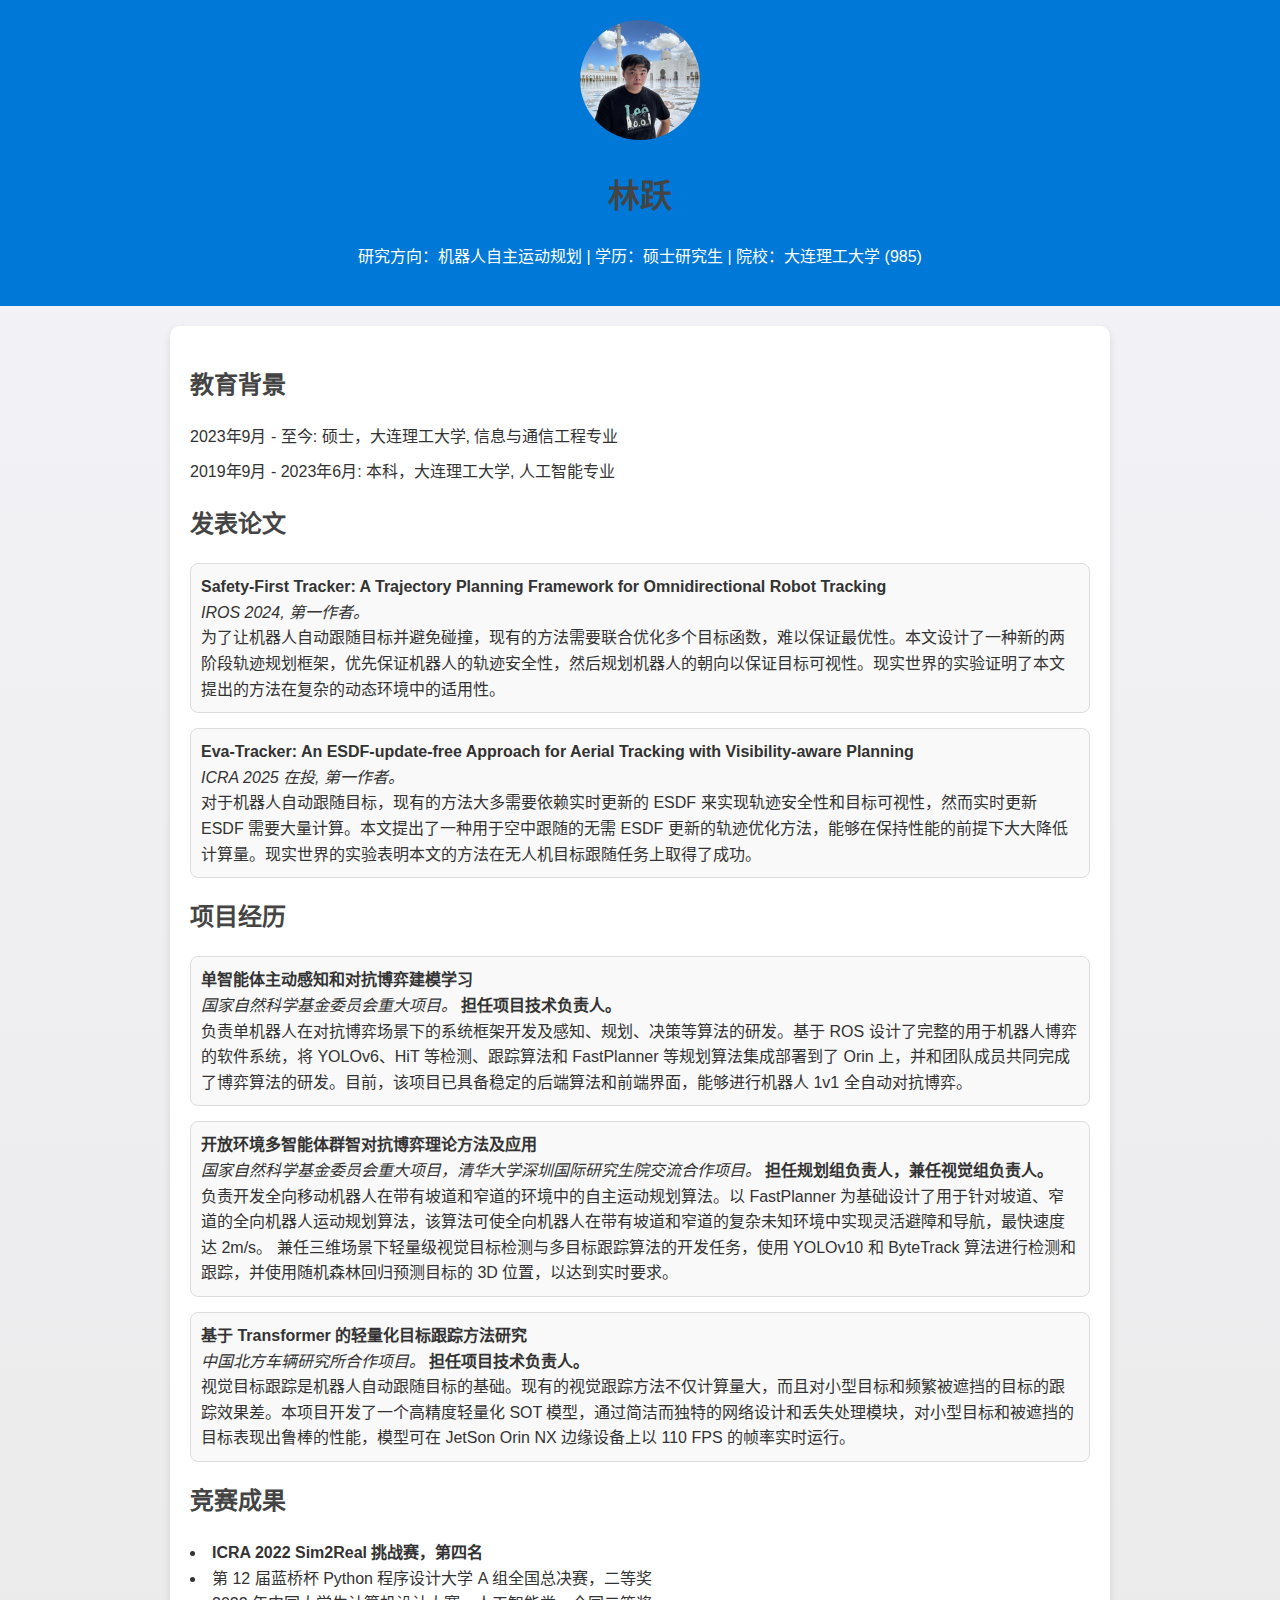
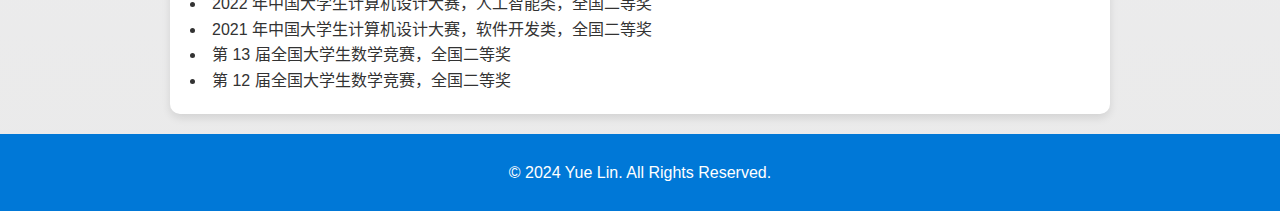
<file: html/CV.html>
<!-- <!DOCTYPE html> -->
<html lang="zh-CN">
<head>
    <meta charset="UTF-8">
    <meta name="viewport" content="width=device-width, initial-scale=1.0">
    <title>Yue Lin</title>
    <style>
        body {
            font-family: Arial, sans-serif;
            line-height: 1.6;
            margin: 0;
            padding: 0;
            color: #333;
            background: linear-gradient(to bottom, #f4f4f9, #eaeaea);
        }
        header {
            background: #0078d7;
            color: #fff;
            padding: 20px 10px;
            text-align: center;
        }
        header img {
            border-radius: 50%;
            width: 120px;
            height: 120px;
            object-fit: cover;
            margin-bottom: 10px;
        }
        .container {
            max-width: 900px;
            margin: 20px auto;
            padding: 20px;
            background: #fff;
            border-radius: 10px;
            box-shadow: 0 4px 8px rgba(0, 0, 0, 0.1);
        }
        h1, h2 {
            color: #444;
        }
        ul {
            padding: 0;
            list-style: none;
        }
        ul li {
            margin-bottom: 10px;
        }
        a {
            color: #0078d7;
            text-decoration: none;
            font-weight: bold;
        }
        a:hover {
            text-decoration: underline;
        }
        footer {
            text-align: center;
            margin-top: 20px;
            padding: 10px;
            background: #0078d7;
            color: #fff;
        }
        .project-item, .publication-item {
            margin-bottom: 15px;
            padding: 10px;
            border: 1px solid #ddd;
            border-radius: 8px;
            background: #f9f9f9;
        }
        .project-item:hover, .publication-item:hover {
            box-shadow: 0 2px 6px rgba(0, 0, 0, 0.2);
        }
        .flex-container {
            display: flex;
            gap: 20px;
            flex-wrap: wrap;
        }
        .flex-container > div {
            flex: 1;
            min-width: 300px;
        }
    </style>
</head>
<body>
    <header>
        <img src="../img/2024.jpg" alt="Yue Lin">
        <h1>林跃</h1>
        <p>研究方向：机器人自主运动规划 | 学历：硕士研究生 | 院校：大连理工大学 (985)</p>
    </header>

    <div class="container">
        <section id="education">
            <h2>教育背景</h2>
            <ul>
                <li>2023年9月 - 至今: 硕士，大连理工大学, 信息与通信工程专业</li>
                <li>2019年9月 - 2023年6月: 本科，大连理工大学, 人工智能专业</li>
            </ul>
        </section>

        <section id="publications">
            <h2>发表论文</h2>
            <div class="publication-item">
                <b>Safety-First Tracker: A Trajectory Planning Framework for Omnidirectional Robot Tracking</b><br>
                <i>IROS 2024, 第一作者。</i>
                <!-- <a href="论文链接地址" target="_blank"> 论文 </a> -->
                <!-- <a href="视频链接地址" target="_blank"> 视频 </a> --><br>
                为了让机器人自动跟随目标并避免碰撞，现有的方法需要联合优化多个目标函数，难以保证最优性。本文设计了一种新的两阶段轨迹规划框架，优先保证机器人的轨迹安全性，然后规划机器人的朝向以保证目标可视性。现实世界的实验证明了本文提出的方法在复杂的动态环境中的适用性。
            </div>
            <div class="publication-item">
                <b>Eva-Tracker: An ESDF-update-free Approach for Aerial Tracking with Visibility-aware Planning</b><br>
                <i>ICRA 2025 在投, 第一作者。</i>
                <!-- <a href="论文链接地址" target="_blank"> 论文 </a> -->
                <!-- <a href="视频链接地址" target="_blank"> 视频 </a> --><br>
                对于机器人自动跟随目标，现有的方法大多需要依赖实时更新的 ESDF 来实现轨迹安全性和目标可视性，然而实时更新 ESDF 需要大量计算。本文提出了一种用于空中跟随的无需 ESDF 更新的轨迹优化方法，能够在保持性能的前提下大大降低计算量。现实世界的实验表明本文的方法在无人机目标跟随任务上取得了成功。
            </div>
        </section>

        <section id="projects">
            <h2>项目经历</h2>
            <div class="project-item">
                <b>单智能体主动感知和对抗博弈建模学习</b><br>
                <i>国家自然科学基金委员会重大项目。</i>
                <b>担任项目技术负责人。</b><br>
                负责单机器人在对抗博弈场景下的系统框架开发及感知、规划、决策等算法的研发。基于 ROS 设计了完整的用于机器人博弈的软件系统，将 YOLOv6、HiT 等检测、跟踪算法和 FastPlanner 等规划算法集成部署到了 Orin 上，并和团队成员共同完成了博弈算法的研发。目前，该项目已具备稳定的后端算法和前端界面，能够进行机器人 1v1 全自动对抗博弈。<br>
                <!-- <a href="项目链接地址" target="_blank">查看详情</a> -->
            </div>
            <div class="project-item">
                <b>开放环境多智能体群智对抗博弈理论方法及应用</b><br>
                <i>国家自然科学基金委员会重大项目，清华大学深圳国际研究生院交流合作项目。</i>
                <b>担任规划组负责人，兼任视觉组负责人。</b><br>
                负责开发全向移动机器人在带有坡道和窄道的环境中的自主运动规划算法。以 FastPlanner 为基础设计了用于针对坡道、窄道的全向机器人运动规划算法，该算法可使全向机器人在带有坡道和窄道的复杂未知环境中实现灵活避障和导航，最快速度达 2m/s。 兼任三维场景下轻量级视觉目标检测与多目标跟踪算法的开发任务，使用 YOLOv10 和 ByteTrack 算法进行检测和跟踪，并使用随机森林回归预测目标的 3D 位置，以达到实时要求。<br>
                <!-- <a href="项目链接地址" target="_blank">查看详情</a> -->
            </div>
            <div class="project-item">
                <b>基于 Transformer 的轻量化目标跟踪方法研究</b><br>
                <i>中国北方车辆研究所合作项目。</i>
                <b>担任项目技术负责人。</b><br>
                视觉目标跟踪是机器人自动跟随目标的基础。现有的视觉跟踪方法不仅计算量大，而且对小型目标和频繁被遮挡的目标的跟踪效果差。本项目开发了一个高精度轻量化 SOT 模型，通过简洁而独特的网络设计和丢失处理模块，对小型目标和被遮挡的目标表现出鲁棒的性能，模型可在 JetSon Orin NX 边缘设备上以 110 FPS 的帧率实时运行。<br>
                <!-- <a href="项目链接地址" target="_blank">查看详情</a> -->
            </div>
        </section>

        <section id="competitions">
            <h2>竞赛成果</h2>
            <li><b>ICRA 2022 Sim2Real 挑战赛，第四名</b></li>
            <li>第 12 届蓝桥杯 Python 程序设计大学 A 组全国总决赛，二等奖</li>
            <li>2022 年中国大学生计算机设计大赛，人工智能类，全国二等奖</li>
            <li>2021 年中国大学生计算机设计大赛，软件开发类，全国二等奖</li>
            <li>第 13 届全国大学生数学竞赛，全国二等奖</li>
            <li>第 12 届全国大学生数学竞赛，全国二等奖</li>
        </section>
    </div>

    <footer>
        <p>&copy; 2024 Yue Lin. All Rights Reserved.</p>
        <!-- <p>联系邮箱: <a href="mailto:您的邮箱@example.com">您的邮箱@example.com</a></p> -->
    </footer>
</body>
</html>
</file>
